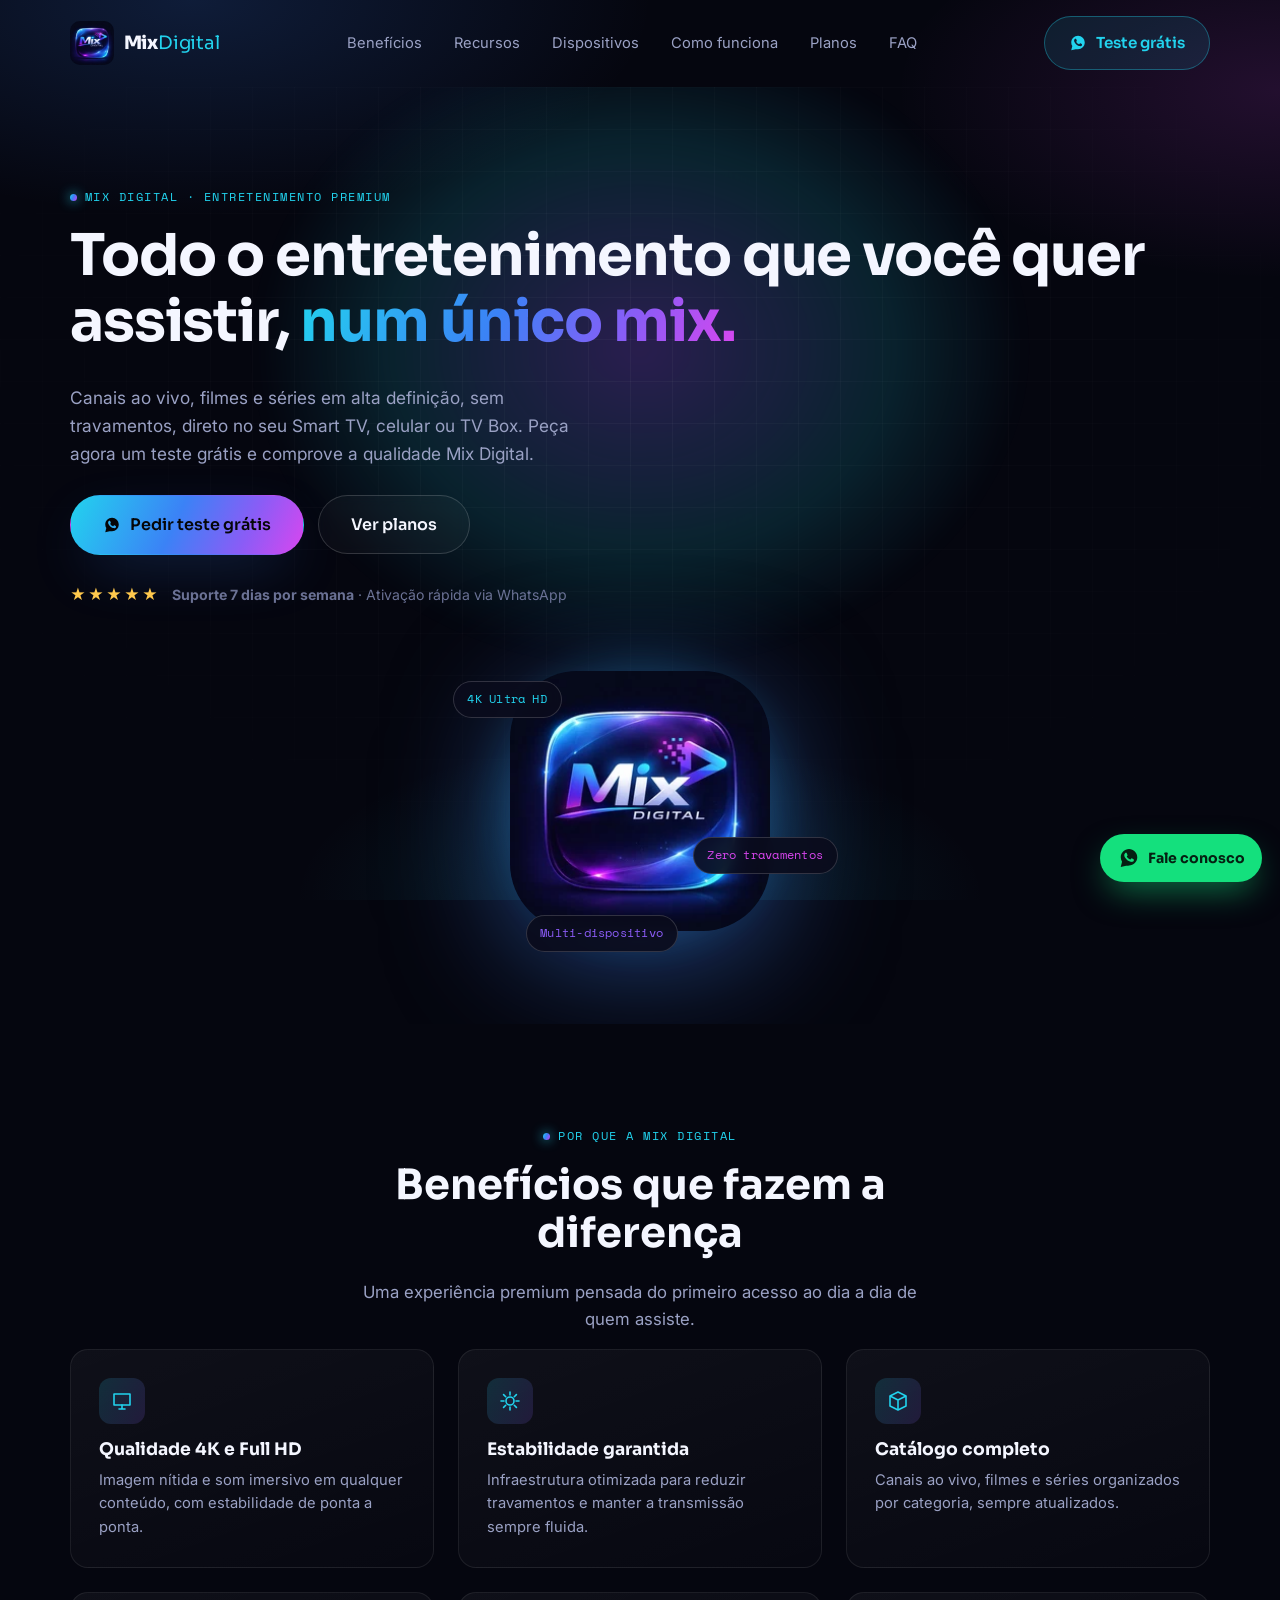
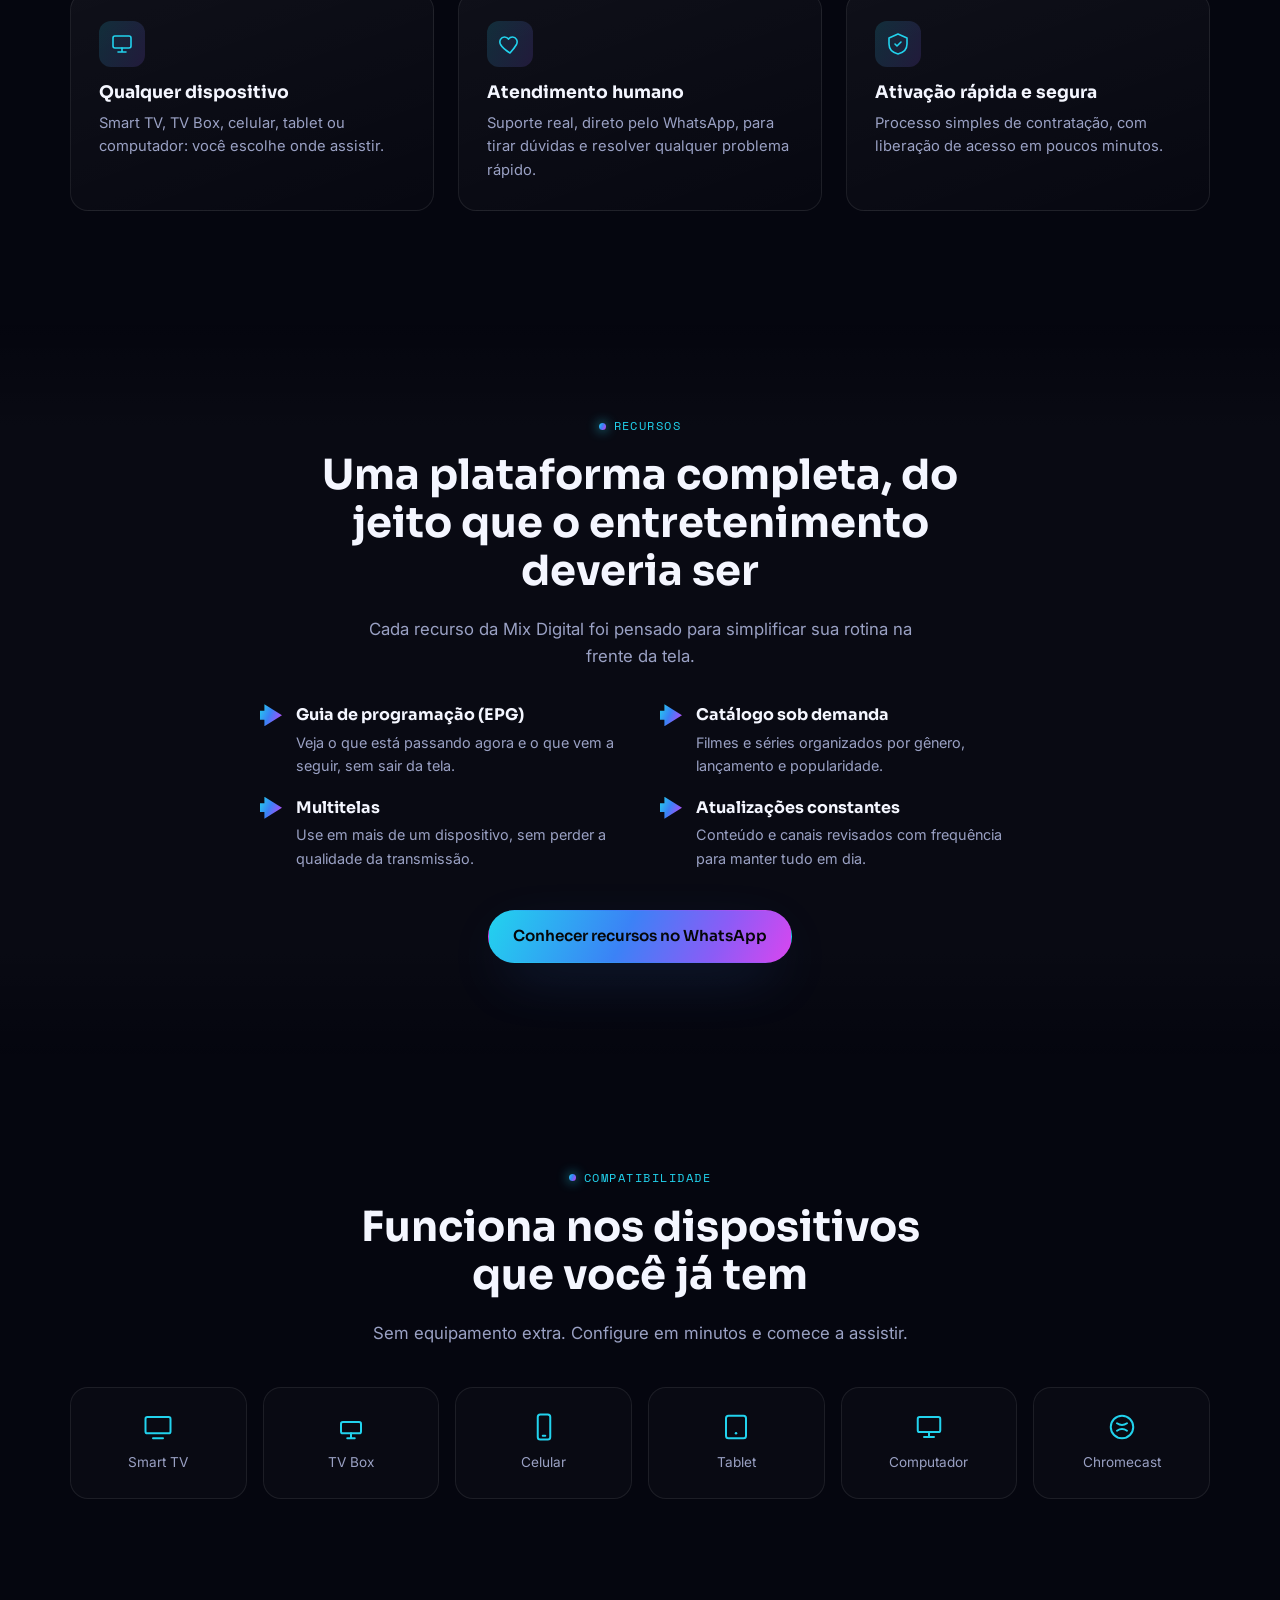
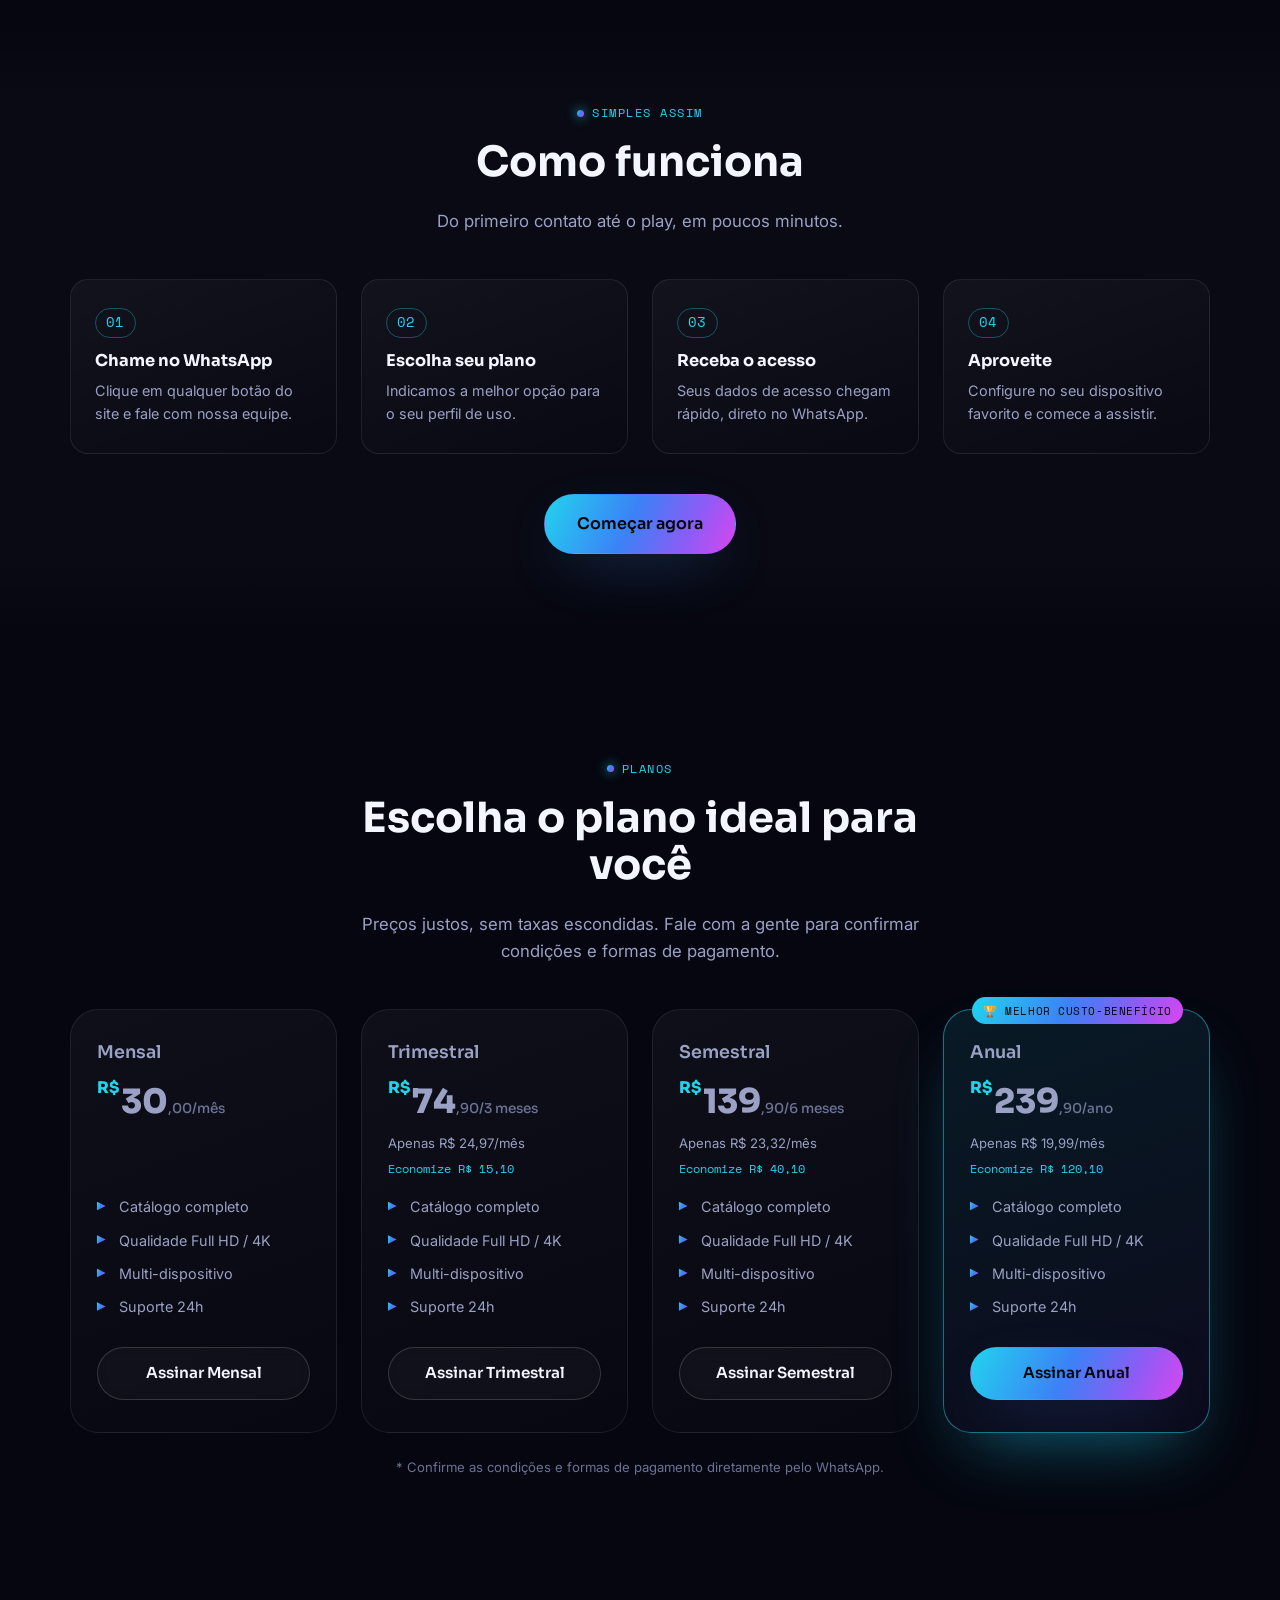
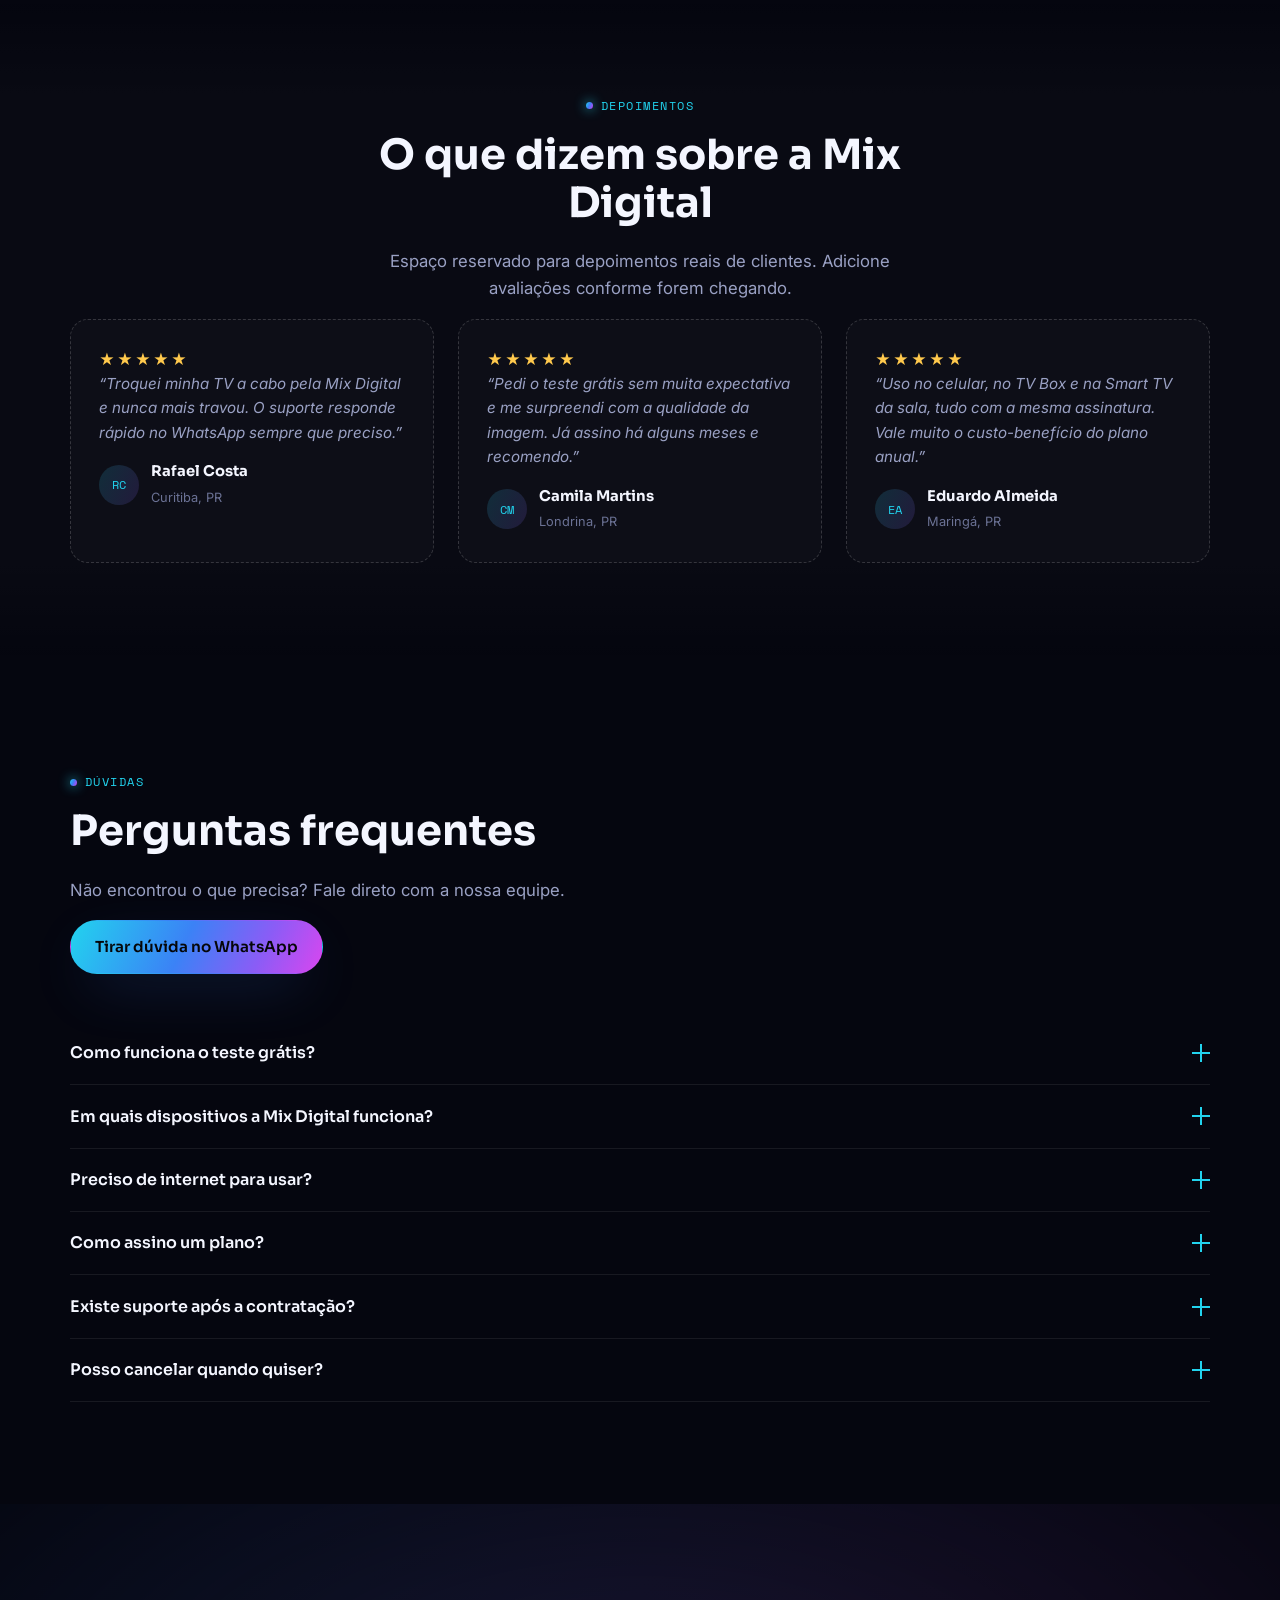
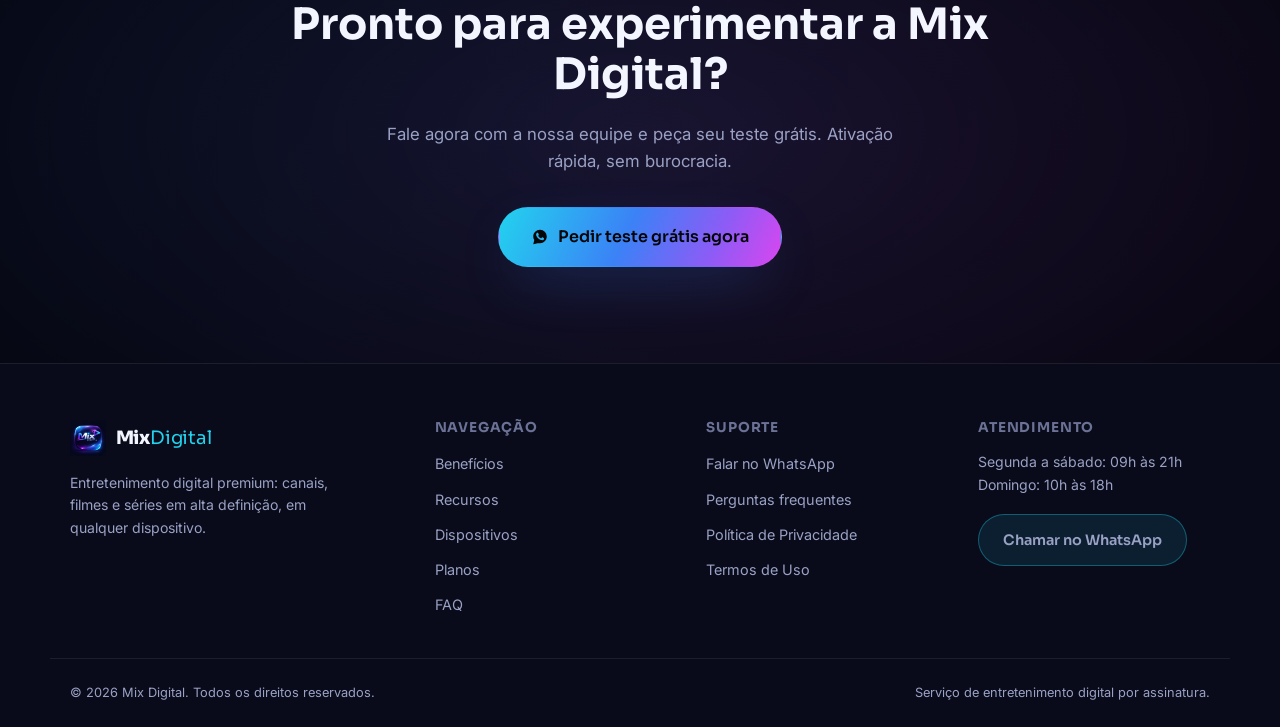
<file: index.html>
<!DOCTYPE html>
<html lang="pt-BR">
<head>
<meta charset="UTF-8">
<meta name="viewport" content="width=device-width, initial-scale=1.0, viewport-fit=cover">

<!-- ============================================================
     SEO — Meta Title / Description
     Edite os textos abaixo para ajustar o SEO da página.
============================================================ -->
<title>Mix Digital — Entretenimento Digital Premium | Peça seu Teste Grátis</title>
<meta name="description" content="Mix Digital: entretenimento digital premium com milhares de canais, filmes e séries em alta definição. Compatível com Smart TV, TV Box e celular. Peça seu teste grátis agora pelo WhatsApp.">
<meta name="robots" content="index, follow, max-image-preview:large, max-snippet:-1">
<meta name="author" content="Mix Digital">
<link rel="canonical" href="https://www.mixdigital.com.br/">

<!-- Open Graph -->
<meta property="og:type" content="website">
<meta property="og:site_name" content="Mix Digital">
<meta property="og:title" content="Mix Digital — Entretenimento Digital Premium">
<meta property="og:description" content="Milhares de canais, filmes e séries em alta definição, em qualquer dispositivo. Peça seu teste grátis pelo WhatsApp e experimente a Mix Digital.">
<meta property="og:image" content="https://www.mixdigital.com.br/logo-256.webp">
<meta property="og:locale" content="pt_BR">
<meta property="og:url" content="https://www.mixdigital.com.br/">

<!-- Twitter Card -->
<meta name="twitter:card" content="summary_large_image">
<meta name="twitter:title" content="Mix Digital — Entretenimento Digital Premium">
<meta name="twitter:description" content="Milhares de canais, filmes e séries em alta definição, em qualquer dispositivo. Peça seu teste grátis pelo WhatsApp.">
<meta name="twitter:image" content="https://www.mixdigital.com.br/logo-256.webp">

<!-- Theme / Icons -->
<meta name="theme-color" content="#05060f">
<link rel="icon" type="image/png" href="favicon-32.png">
<link rel="apple-touch-icon" href="apple-touch-icon.png">

<!-- Preconnect para performance de fontes -->
<link rel="preconnect" href="https://fonts.googleapis.com">
<link rel="preconnect" href="https://fonts.gstatic.com" crossorigin>
<link href="https://fonts.googleapis.com/css2?family=Sora:wght@400;600;700;800&family=Inter:wght@400;500;600;700&family=Space+Mono:wght@400;700&display=swap" rel="stylesheet">

<!-- Folha de estilos própria -->
<link rel="stylesheet" href="style.css">

<!-- ============================================================
     SEO — Schema Markup (JSON-LD)
     Organization + FAQPage. Edite telefone/endereço se necessário.
============================================================ -->
<script type="application/ld+json">
{
  "@context": "https://schema.org",
  "@type": "Organization",
  "name": "Mix Digital",
  "url": "https://www.mixdigital.com.br/",
  "logo": "https://www.mixdigital.com.br/logo-256.webp",
  "description": "Plataforma de entretenimento digital premium com canais, filmes e séries em alta definição.",
  "contactPoint": {
    "@type": "ContactPoint",
    "contactType": "customer service",
    "areaServed": "BR",
    "availableLanguage": "Portuguese"
  },
  "sameAs": []
}
</script>
<script type="application/ld+json">
{
  "@context": "https://schema.org",
  "@type": "FAQPage",
  "mainEntity": [
    {
      "@type": "Question",
      "name": "Como funciona o teste grátis da Mix Digital?",
      "acceptedAnswer": { "@type": "Answer", "text": "Basta clicar em qualquer botão do WhatsApp no site. Nossa equipe libera um acesso de demonstração para você avaliar a qualidade e a estabilidade antes de contratar." }
    },
    {
      "@type": "Question",
      "name": "Em quais dispositivos a Mix Digital funciona?",
      "acceptedAnswer": { "@type": "Answer", "text": "A plataforma funciona em Smart TVs, TV Box, celulares Android e iOS, tablets, computadores e Chromecast." }
    },
    {
      "@type": "Question",
      "name": "Preciso de internet para usar a Mix Digital?",
      "acceptedAnswer": { "@type": "Answer", "text": "Sim, é necessária uma conexão estável com a internet. Recomendamos ao menos 15 Mbps para conteúdo em alta definição." }
    },
    {
      "@type": "Question",
      "name": "Como faço para assinar um plano?",
      "acceptedAnswer": { "@type": "Answer", "text": "Escolha o plano ideal para você e fale com nossa equipe pelo WhatsApp. A liberação do acesso é feita rapidamente após a confirmação." }
    }
  ]
}
</script>
</head>
<body>

<!-- ============================================================
     BOTÃO FLUTUANTE DE WHATSAPP (fixo, sempre visível)
============================================================ -->
<a href="#" class="whatsapp-float js-whatsapp" target="_blank" rel="noopener" aria-label="Falar com a Mix Digital no WhatsApp">
  <svg viewBox="0 0 32 32" aria-hidden="true" focusable="false"><path d="M16.02 3C9.4 3 4 8.38 4 15c0 2.36.68 4.56 1.87 6.42L4 29l7.77-1.83A11.9 11.9 0 0 0 16.02 27C22.63 27 28 21.62 28 15S22.63 3 16.02 3Zm6.98 16.9c-.3.83-1.7 1.6-2.36 1.68-.6.08-1.36.11-2.2-.14-.5-.15-1.15-.37-1.98-.72-3.48-1.5-5.75-5-5.93-5.24-.17-.24-1.42-1.9-1.42-3.62s.9-2.57 1.22-2.92c.32-.35.7-.44.93-.44.24 0 .47.01.68.01.22 0 .5-.08.79.6.3.7 1 2.42 1.08 2.6.09.17.14.37.03.6-.1.24-.16.38-.32.58-.16.2-.34.44-.48.6-.16.17-.33.36-.14.7.19.35.86 1.42 1.85 2.3 1.27 1.13 2.34 1.49 2.68 1.65.35.17.55.14.75-.08.2-.24.86-1 1.09-1.34.23-.35.46-.28.77-.17.32.1 2.03.96 2.38 1.13.35.17.58.26.66.4.1.17.1.95-.2 1.78Z"/></svg>
  <span>Fale conosco</span>
</a>

<!-- ============================================================
     CABEÇALHO / NAVEGAÇÃO
============================================================ -->
<header class="site-header js-header" id="topo">
  <div class="container header-row">
    <a href="#topo" class="brand" aria-label="Mix Digital — página inicial">
      <img src="logo-256.webp" width="44" height="44" alt="Logotipo Mix Digital" class="brand-logo">
      <span class="brand-name">Mix<em>Digital</em></span>
    </a>

    <nav class="nav js-nav" aria-label="Navegação principal">
      <ul>
        <li><a href="#beneficios">Benefícios</a></li>
        <li><a href="#recursos">Recursos</a></li>
        <li><a href="#dispositivos">Dispositivos</a></li>
        <li><a href="#como-funciona">Como funciona</a></li>
        <li><a href="#planos">Planos</a></li>
        <li><a href="#faq">FAQ</a></li>
      </ul>
    </nav>

    <div class="header-cta">
      <a href="#" class="btn btn-whatsapp js-whatsapp" data-msg="Olá! Quero pedir meu teste grátis da Mix Digital." target="_blank" rel="noopener">
        <svg viewBox="0 0 32 32" aria-hidden="true" focusable="false"><path d="M16.02 3C9.4 3 4 8.38 4 15c0 2.36.68 4.56 1.87 6.42L4 29l7.77-1.83A11.9 11.9 0 0 0 16.02 27C22.63 27 28 21.62 28 15S22.63 3 16.02 3Zm6.98 16.9c-.3.83-1.7 1.6-2.36 1.68-.6.08-1.36.11-2.2-.14-.5-.15-1.15-.37-1.98-.72-3.48-1.5-5.75-5-5.93-5.24-.17-.24-1.42-1.9-1.42-3.62s.9-2.57 1.22-2.92c.32-.35.7-.44.93-.44.24 0 .47.01.68.01.22 0 .5-.08.79.6.3.7 1 2.42 1.08 2.6.09.17.14.37.03.6-.1.24-.16.38-.32.58-.16.2-.34.44-.48.6-.16.17-.33.36-.14.7.19.35.86 1.42 1.85 2.3 1.27 1.13 2.34 1.49 2.68 1.65.35.17.55.14.75-.08.2-.24.86-1 1.09-1.34.23-.35.46-.28.77-.17.32.1 2.03.96 2.38 1.13.35.17.58.26.66.4.1.17.1.95-.2 1.78Z"/></svg>
        Teste grátis
      </a>
    </div>

    <button class="nav-toggle js-nav-toggle" aria-label="Abrir menu" aria-expanded="false" aria-controls="menu-mobile">
      <span></span><span></span><span></span>
    </button>
  </div>

  <!-- Menu mobile -->
  <nav id="menu-mobile" class="nav-mobile js-nav-mobile" aria-label="Navegação mobile">
    <ul>
      <li><a href="#beneficios">Benefícios</a></li>
      <li><a href="#recursos">Recursos</a></li>
      <li><a href="#dispositivos">Dispositivos</a></li>
      <li><a href="#como-funciona">Como funciona</a></li>
      <li><a href="#planos">Planos</a></li>
      <li><a href="#depoimentos">Depoimentos</a></li>
      <li><a href="#faq">FAQ</a></li>
    </ul>
    <a href="#" class="btn btn-whatsapp btn-block js-whatsapp" data-msg="Olá! Quero pedir meu teste grátis da Mix Digital." target="_blank" rel="noopener">Pedir teste grátis</a>
  </nav>
</header>

<main>

  <!-- ============================================================
       HERO
  ============================================================ -->
  <section class="hero" id="hero">
    <div class="hero-glow" aria-hidden="true"></div>
    <div class="hero-grid" aria-hidden="true"></div>
    <div class="container hero-row">
      <div class="hero-copy reveal">
        <p class="eyebrow"><span class="eyebrow-dot"></span>Mix Digital · Entretenimento premium</p>
        <h1 class="hero-title">Todo o entretenimento que você quer assistir, <span class="grad-text">num único mix.</span></h1>
        <p class="hero-subtitle">Canais ao vivo, filmes e séries em alta definição, sem travamentos, direto no seu Smart TV, celular ou TV Box. Peça agora um teste grátis e comprove a qualidade Mix Digital.</p>

        <div class="hero-actions">
          <a href="#" class="btn btn-primary btn-lg js-whatsapp" data-msg="Olá! Quero pedir meu teste grátis da Mix Digital." target="_blank" rel="noopener">
            <svg viewBox="0 0 32 32" aria-hidden="true" focusable="false"><path d="M16.02 3C9.4 3 4 8.38 4 15c0 2.36.68 4.56 1.87 6.42L4 29l7.77-1.83A11.9 11.9 0 0 0 16.02 27C22.63 27 28 21.62 28 15S22.63 3 16.02 3Zm6.98 16.9c-.3.83-1.7 1.6-2.36 1.68-.6.08-1.36.11-2.2-.14-.5-.15-1.15-.37-1.98-.72-3.48-1.5-5.75-5-5.93-5.24-.17-.24-1.42-1.9-1.42-3.62s.9-2.57 1.22-2.92c.32-.35.7-.44.93-.44.24 0 .47.01.68.01.22 0 .5-.08.79.6.3.7 1 2.42 1.08 2.6.09.17.14.37.03.6-.1.24-.16.38-.32.58-.16.2-.34.44-.48.6-.16.17-.33.36-.14.7.19.35.86 1.42 1.85 2.3 1.27 1.13 2.34 1.49 2.68 1.65.35.17.55.14.75-.08.2-.24.86-1 1.09-1.34.23-.35.46-.28.77-.17.32.1 2.03.96 2.38 1.13.35.17.58.26.66.4.1.17.1.95-.2 1.78Z"/></svg>
            Pedir teste grátis
          </a>
          <a href="#planos" class="btn btn-ghost btn-lg">Ver planos</a>
        </div>

        <div class="hero-trust">
          <div class="stars" aria-hidden="true">★★★★★</div>
          <p><strong>Suporte 7 dias por semana</strong> · Ativação rápida via WhatsApp</p>
        </div>
      </div>

      <div class="hero-visual reveal" aria-hidden="true">
        <div class="logo-showcase">
          <div class="logo-glow" aria-hidden="true"></div>
          <img src="logo-256.webp" width="240" height="240" alt="Mix Digital" loading="eager" class="logo-showcase-img">

          <div class="orb-chip chip-a">4K Ultra HD</div>
          <div class="orb-chip chip-b">Zero travamentos</div>
          <div class="orb-chip chip-c">Multi-dispositivo</div>
        </div>
      </div>
    </div>
  </section>

  <!-- ============================================================
       BENEFÍCIOS
  ============================================================ -->
  <section class="section" id="beneficios">
    <div class="container">
      <p class="eyebrow center"><span class="eyebrow-dot"></span>Por que a Mix Digital</p>
      <h2 class="section-title center">Benefícios que fazem a diferença</h2>
      <p class="section-subtitle center">Uma experiência premium pensada do primeiro acesso ao dia a dia de quem assiste.</p>

      <div class="grid grid-3">
        <article class="card reveal">
          <div class="card-icon">
            <svg viewBox="0 0 24 24" fill="none" aria-hidden="true"><path d="M4 5h16v11H4z" stroke="currentColor" stroke-width="1.6" stroke-linejoin="round"/><path d="M9 20h6M12 16v4" stroke="currentColor" stroke-width="1.6" stroke-linecap="round"/></svg>
          </div>
          <h3>Qualidade 4K e Full HD</h3>
          <p>Imagem nítida e som imersivo em qualquer conteúdo, com estabilidade de ponta a ponta.</p>
        </article>

        <article class="card reveal">
          <div class="card-icon">
            <svg viewBox="0 0 24 24" fill="none" aria-hidden="true"><path d="M12 3v3M12 18v3M3 12h3M18 12h3M5.6 5.6l2.1 2.1M16.3 16.3l2.1 2.1M18.4 5.6l-2.1 2.1M7.7 16.3l-2.1 2.1" stroke="currentColor" stroke-width="1.6" stroke-linecap="round"/><circle cx="12" cy="12" r="4" stroke="currentColor" stroke-width="1.6"/></svg>
          </div>
          <h3>Estabilidade garantida</h3>
          <p>Infraestrutura otimizada para reduzir travamentos e manter a transmissão sempre fluida.</p>
        </article>

        <article class="card reveal">
          <div class="card-icon">
            <svg viewBox="0 0 24 24" fill="none" aria-hidden="true"><path d="M4 17V7l8-4 8 4v10l-8 4-8-4Z" stroke="currentColor" stroke-width="1.6" stroke-linejoin="round"/><path d="M4 7l8 4 8-4M12 11v10" stroke="currentColor" stroke-width="1.6" stroke-linejoin="round"/></svg>
          </div>
          <h3>Catálogo completo</h3>
          <p>Canais ao vivo, filmes e séries organizados por categoria, sempre atualizados.</p>
        </article>

        <article class="card reveal">
          <div class="card-icon">
            <svg viewBox="0 0 24 24" fill="none" aria-hidden="true"><rect x="3" y="4" width="18" height="12" rx="2" stroke="currentColor" stroke-width="1.6"/><path d="M8 20h8M12 16v4" stroke="currentColor" stroke-width="1.6" stroke-linecap="round"/></svg>
          </div>
          <h3>Qualquer dispositivo</h3>
          <p>Smart TV, TV Box, celular, tablet ou computador: você escolhe onde assistir.</p>
        </article>

        <article class="card reveal">
          <div class="card-icon">
            <svg viewBox="0 0 24 24" fill="none" aria-hidden="true"><path d="M12 21s-7-4.35-9.5-8.5C.7 8.6 3 5 6.5 5c1.9 0 3.3 1 4 2.2C11.2 6 12.6 5 14.5 5 18 5 20.3 8.6 18.5 12.5 16 16.65 12 21 12 21Z" stroke="currentColor" stroke-width="1.6" stroke-linejoin="round"/></svg>
          </div>
          <h3>Atendimento humano</h3>
          <p>Suporte real, direto pelo WhatsApp, para tirar dúvidas e resolver qualquer problema rápido.</p>
        </article>

        <article class="card reveal">
          <div class="card-icon">
            <svg viewBox="0 0 24 24" fill="none" aria-hidden="true"><path d="M12 2 3 6v6c0 5 3.8 8.7 9 10 5.2-1.3 9-5 9-10V6l-9-4Z" stroke="currentColor" stroke-width="1.6" stroke-linejoin="round"/><path d="m9 12 2 2 4-4" stroke="currentColor" stroke-width="1.6" stroke-linecap="round" stroke-linejoin="round"/></svg>
          </div>
          <h3>Ativação rápida e segura</h3>
          <p>Processo simples de contratação, com liberação de acesso em poucos minutos.</p>
        </article>
      </div>
    </div>
  </section>

  <!-- ============================================================
       RECURSOS DA PLATAFORMA
  ============================================================ -->
  <section class="section section-alt" id="recursos">
    <div class="container">
      <p class="eyebrow center"><span class="eyebrow-dot"></span>Recursos</p>
      <h2 class="section-title center">Uma plataforma completa, do jeito que o entretenimento deveria ser</h2>
      <p class="section-subtitle center">Cada recurso da Mix Digital foi pensado para simplificar sua rotina na frente da tela.</p>

      <ul class="feature-list feature-list-grid">
        <li><span class="feature-arrow" aria-hidden="true"></span><div><strong>Guia de programação (EPG)</strong><p>Veja o que está passando agora e o que vem a seguir, sem sair da tela.</p></div></li>
        <li><span class="feature-arrow" aria-hidden="true"></span><div><strong>Catálogo sob demanda</strong><p>Filmes e séries organizados por gênero, lançamento e popularidade.</p></div></li>
        <li><span class="feature-arrow" aria-hidden="true"></span><div><strong>Multitelas</strong><p>Use em mais de um dispositivo, sem perder a qualidade da transmissão.</p></div></li>
        <li><span class="feature-arrow" aria-hidden="true"></span><div><strong>Atualizações constantes</strong><p>Conteúdo e canais revisados com frequência para manter tudo em dia.</p></div></li>
      </ul>

      <div class="center" style="margin-top:2.5rem;">
        <a href="#" class="btn btn-primary js-whatsapp" data-msg="Olá! Quero saber mais sobre os recursos da Mix Digital." target="_blank" rel="noopener">Conhecer recursos no WhatsApp</a>
      </div>
    </div>
  </section>

  <!-- ============================================================
       COMPATIBILIDADE DE DISPOSITIVOS
  ============================================================ -->
  <section class="section" id="dispositivos">
    <div class="container">
      <p class="eyebrow center"><span class="eyebrow-dot"></span>Compatibilidade</p>
      <h2 class="section-title center">Funciona nos dispositivos que você já tem</h2>
      <p class="section-subtitle center">Sem equipamento extra. Configure em minutos e comece a assistir.</p>

      <div class="device-grid">
        <div class="device-chip reveal">
          <svg viewBox="0 0 24 24" fill="none" aria-hidden="true"><rect x="2" y="4" width="20" height="13" rx="1.5" stroke="currentColor" stroke-width="1.6"/><path d="M8 21h8" stroke="currentColor" stroke-width="1.6" stroke-linecap="round"/></svg>
          <span>Smart TV</span>
        </div>
        <div class="device-chip reveal">
          <svg viewBox="0 0 24 24" fill="none" aria-hidden="true"><rect x="4" y="8" width="16" height="9" rx="1.5" stroke="currentColor" stroke-width="1.6"/><path d="M9 21h6M12 17v4" stroke="currentColor" stroke-width="1.6" stroke-linecap="round"/></svg>
          <span>TV Box</span>
        </div>
        <div class="device-chip reveal">
          <svg viewBox="0 0 24 24" fill="none" aria-hidden="true"><rect x="7" y="2" width="10" height="20" rx="2" stroke="currentColor" stroke-width="1.6"/><path d="M11 19h2" stroke="currentColor" stroke-width="1.6" stroke-linecap="round"/></svg>
          <span>Celular</span>
        </div>
        <div class="device-chip reveal">
          <svg viewBox="0 0 24 24" fill="none" aria-hidden="true"><rect x="4" y="3" width="16" height="18" rx="2" stroke="currentColor" stroke-width="1.6"/><path d="M12 17h.01" stroke="currentColor" stroke-width="2" stroke-linecap="round"/></svg>
          <span>Tablet</span>
        </div>
        <div class="device-chip reveal">
          <svg viewBox="0 0 24 24" fill="none" aria-hidden="true"><rect x="3" y="4" width="18" height="12" rx="1.5" stroke="currentColor" stroke-width="1.6"/><path d="M8 20h8M12 16v4" stroke="currentColor" stroke-width="1.6" stroke-linecap="round"/></svg>
          <span>Computador</span>
        </div>
        <div class="device-chip reveal">
          <svg viewBox="0 0 24 24" fill="none" aria-hidden="true"><circle cx="12" cy="12" r="9" stroke="currentColor" stroke-width="1.6"/><path d="M8 9c3 2 5 2 8 0M8 15c3-2 5-2 8 0" stroke="currentColor" stroke-width="1.6" stroke-linecap="round"/></svg>
          <span>Chromecast</span>
        </div>
      </div>
    </div>
  </section>

  <!-- ============================================================
       COMO FUNCIONA
  ============================================================ -->
  <section class="section section-alt" id="como-funciona">
    <div class="container">
      <p class="eyebrow center"><span class="eyebrow-dot"></span>Simples assim</p>
      <h2 class="section-title center">Como funciona</h2>
      <p class="section-subtitle center">Do primeiro contato até o play, em poucos minutos.</p>

      <div class="steps">
        <div class="step reveal">
          <span class="step-num">01</span>
          <h3>Chame no WhatsApp</h3>
          <p>Clique em qualquer botão do site e fale com nossa equipe.</p>
        </div>
        <div class="step reveal">
          <span class="step-num">02</span>
          <h3>Escolha seu plano</h3>
          <p>Indicamos a melhor opção para o seu perfil de uso.</p>
        </div>
        <div class="step reveal">
          <span class="step-num">03</span>
          <h3>Receba o acesso</h3>
          <p>Seus dados de acesso chegam rápido, direto no WhatsApp.</p>
        </div>
        <div class="step reveal">
          <span class="step-num">04</span>
          <h3>Aproveite</h3>
          <p>Configure no seu dispositivo favorito e comece a assistir.</p>
        </div>
      </div>

      <div class="center" style="margin-top:2.5rem;">
        <a href="#" class="btn btn-primary btn-lg js-whatsapp" data-msg="Olá! Quero começar agora com a Mix Digital." target="_blank" rel="noopener">Começar agora</a>
      </div>
    </div>
  </section>

  <!-- ============================================================
       PLANOS
       Edite valores e itens conforme sua tabela de preços real.
  ============================================================ -->
  <section class="section" id="planos">
    <div class="container">
      <p class="eyebrow center"><span class="eyebrow-dot"></span>Planos</p>
      <h2 class="section-title center">Escolha o plano ideal para você</h2>
      <p class="section-subtitle center">Preços justos, sem taxas escondidas. Fale com a gente para confirmar condições e formas de pagamento.</p>

      <div class="grid grid-4 plans">
        <article class="plan-card reveal">
          <h3>Mensal</h3>
          <p class="plan-price"><span>R$</span>30<small>,00/mês</small></p>
          <p class="plan-per-month" aria-hidden="true">&nbsp;</p>
          <p class="plan-savings" aria-hidden="true">&nbsp;</p>
          <ul class="plan-features">
            <li>Catálogo completo</li>
            <li>Qualidade Full HD / 4K</li>
            <li>Multi-dispositivo</li>
            <li>Suporte 24h</li>
          </ul>
          <a href="#" class="btn btn-ghost btn-block js-whatsapp" data-msg="Olá! Quero assinar o plano Mensal da Mix Digital." target="_blank" rel="noopener">Assinar Mensal</a>
        </article>

        <article class="plan-card reveal">
          <h3>Trimestral</h3>
          <p class="plan-price"><span>R$</span>74<small>,90/3 meses</small></p>
          <p class="plan-per-month">Apenas R$ 24,97/mês</p>
          <p class="plan-savings">Economize R$ 15,10</p>
          <ul class="plan-features">
            <li>Catálogo completo</li>
            <li>Qualidade Full HD / 4K</li>
            <li>Multi-dispositivo</li>
            <li>Suporte 24h</li>
          </ul>
          <a href="#" class="btn btn-ghost btn-block js-whatsapp" data-msg="Olá! Quero assinar o plano Trimestral da Mix Digital." target="_blank" rel="noopener">Assinar Trimestral</a>
        </article>

        <article class="plan-card reveal">
          <h3>Semestral</h3>
          <p class="plan-price"><span>R$</span>139<small>,90/6 meses</small></p>
          <p class="plan-per-month">Apenas R$ 23,32/mês</p>
          <p class="plan-savings">Economize R$ 40,10</p>
          <ul class="plan-features">
            <li>Catálogo completo</li>
            <li>Qualidade Full HD / 4K</li>
            <li>Multi-dispositivo</li>
            <li>Suporte 24h</li>
          </ul>
          <a href="#" class="btn btn-ghost btn-block js-whatsapp" data-msg="Olá! Quero assinar o plano Semestral da Mix Digital." target="_blank" rel="noopener">Assinar Semestral</a>
        </article>

        <article class="plan-card plan-featured reveal">
          <p class="plan-badge">🏆 Melhor custo-benefício</p>
          <h3>Anual</h3>
          <p class="plan-price"><span>R$</span>239<small>,90/ano</small></p>
          <p class="plan-per-month">Apenas R$ 19,99/mês</p>
          <p class="plan-savings">Economize R$ 120,10</p>
          <ul class="plan-features">
            <li>Catálogo completo</li>
            <li>Qualidade Full HD / 4K</li>
            <li>Multi-dispositivo</li>
            <li>Suporte 24h</li>
          </ul>
          <a href="#" class="btn btn-primary btn-block js-whatsapp" data-msg="Olá! Quero assinar o plano Anual da Mix Digital." target="_blank" rel="noopener">Assinar Anual</a>
        </article>
      </div>
      <p class="plans-note">* Confirme as condições e formas de pagamento diretamente pelo WhatsApp.</p>
    </div>
  </section>

  <!-- ============================================================
       DEPOIMENTOS
       Layout pronto para receber depoimentos reais no futuro.
       Basta duplicar um .testimonial-card e trocar o conteúdo.
  ============================================================ -->
  <section class="section section-alt" id="depoimentos">
    <div class="container">
      <p class="eyebrow center"><span class="eyebrow-dot"></span>Depoimentos</p>
      <h2 class="section-title center">O que dizem sobre a Mix Digital</h2>
      <p class="section-subtitle center">Espaço reservado para depoimentos reais de clientes. Adicione avaliações conforme forem chegando.</p>

      <div class="grid grid-3">
        <article class="testimonial-card reveal">
          <div class="stars" aria-hidden="true">★★★★★</div>
          <p class="testimonial-quote">“Troquei minha TV a cabo pela Mix Digital e nunca mais travou. O suporte responde rápido no WhatsApp sempre que preciso.”</p>
          <div class="testimonial-author">
            <div class="avatar">RC</div>
            <div>
              <strong>Rafael Costa</strong>
              <span>Curitiba, PR</span>
            </div>
          </div>
        </article>

        <article class="testimonial-card reveal">
          <div class="stars" aria-hidden="true">★★★★★</div>
          <p class="testimonial-quote">“Pedi o teste grátis sem muita expectativa e me surpreendi com a qualidade da imagem. Já assino há alguns meses e recomendo.”</p>
          <div class="testimonial-author">
            <div class="avatar">CM</div>
            <div>
              <strong>Camila Martins</strong>
              <span>Londrina, PR</span>
            </div>
          </div>
        </article>

        <article class="testimonial-card reveal">
          <div class="stars" aria-hidden="true">★★★★★</div>
          <p class="testimonial-quote">“Uso no celular, no TV Box e na Smart TV da sala, tudo com a mesma assinatura. Vale muito o custo-benefício do plano anual.”</p>
          <div class="testimonial-author">
            <div class="avatar">EA</div>
            <div>
              <strong>Eduardo Almeida</strong>
              <span>Maringá, PR</span>
            </div>
          </div>
        </article>
      </div>
    </div>
  </section>

  <!-- ============================================================
       FAQ
  ============================================================ -->
  <section class="section" id="faq">
    <div class="container faq-row">
      <div class="faq-intro reveal">
        <p class="eyebrow"><span class="eyebrow-dot"></span>Dúvidas</p>
        <h2 class="section-title">Perguntas frequentes</h2>
        <p class="section-subtitle">Não encontrou o que precisa? Fale direto com a nossa equipe.</p>
        <a href="#" class="btn btn-primary js-whatsapp" data-msg="Olá! Tenho uma dúvida sobre a Mix Digital." target="_blank" rel="noopener">Tirar dúvida no WhatsApp</a>
      </div>

      <div class="faq-list reveal">
        <div class="faq-item">
          <button class="faq-question" aria-expanded="false">
            Como funciona o teste grátis?
            <span class="faq-icon" aria-hidden="true"></span>
          </button>
          <div class="faq-answer"><p>Basta clicar em qualquer botão do WhatsApp no site. Nossa equipe libera um acesso de demonstração para você avaliar a qualidade e a estabilidade antes de contratar.</p></div>
        </div>
        <div class="faq-item">
          <button class="faq-question" aria-expanded="false">
            Em quais dispositivos a Mix Digital funciona?
            <span class="faq-icon" aria-hidden="true"></span>
          </button>
          <div class="faq-answer"><p>Funciona em Smart TVs, TV Box, celulares Android e iOS, tablets, computadores e Chromecast.</p></div>
        </div>
        <div class="faq-item">
          <button class="faq-question" aria-expanded="false">
            Preciso de internet para usar?
            <span class="faq-icon" aria-hidden="true"></span>
          </button>
          <div class="faq-answer"><p>Sim, é necessária uma conexão estável. Recomendamos ao menos 15 Mbps para conteúdo em alta definição e mais para 4K.</p></div>
        </div>
        <div class="faq-item">
          <button class="faq-question" aria-expanded="false">
            Como assino um plano?
            <span class="faq-icon" aria-hidden="true"></span>
          </button>
          <div class="faq-answer"><p>Escolha o plano ideal na seção de Planos e fale com nossa equipe pelo WhatsApp. A liberação do acesso é feita rapidamente após a confirmação.</p></div>
        </div>
        <div class="faq-item">
          <button class="faq-question" aria-expanded="false">
            Existe suporte após a contratação?
            <span class="faq-icon" aria-hidden="true"></span>
          </button>
          <div class="faq-answer"><p>Sim, nosso suporte está disponível 7 dias por semana pelo WhatsApp para ajudar com configuração e dúvidas.</p></div>
        </div>
        <div class="faq-item">
          <button class="faq-question" aria-expanded="false">
            Posso cancelar quando quiser?
            <span class="faq-icon" aria-hidden="true"></span>
          </button>
          <div class="faq-answer"><p>Sim. Fale com nossa equipe pelo WhatsApp para tratar cancelamento e condições do seu plano.</p></div>
        </div>
      </div>
    </div>
  </section>

  <!-- ============================================================
       CHAMADA FINAL
  ============================================================ -->
  <section class="cta-final">
    <div class="cta-glow" aria-hidden="true"></div>
    <div class="container cta-final-inner reveal">
      <h2>Pronto para experimentar a Mix Digital?</h2>
      <p>Fale agora com a nossa equipe e peça seu teste grátis. Ativação rápida, sem burocracia.</p>
      <a href="#" class="btn btn-primary btn-lg js-whatsapp" data-msg="Olá! Quero pedir meu teste grátis da Mix Digital." target="_blank" rel="noopener">
        <svg viewBox="0 0 32 32" aria-hidden="true" focusable="false"><path d="M16.02 3C9.4 3 4 8.38 4 15c0 2.36.68 4.56 1.87 6.42L4 29l7.77-1.83A11.9 11.9 0 0 0 16.02 27C22.63 27 28 21.62 28 15S22.63 3 16.02 3Zm6.98 16.9c-.3.83-1.7 1.6-2.36 1.68-.6.08-1.36.11-2.2-.14-.5-.15-1.15-.37-1.98-.72-3.48-1.5-5.75-5-5.93-5.24-.17-.24-1.42-1.9-1.42-3.62s.9-2.57 1.22-2.92c.32-.35.7-.44.93-.44.24 0 .47.01.68.01.22 0 .5-.08.79.6.3.7 1 2.42 1.08 2.6.09.17.14.37.03.6-.1.24-.16.38-.32.58-.16.2-.34.44-.48.6-.16.17-.33.36-.14.7.19.35.86 1.42 1.85 2.3 1.27 1.13 2.34 1.49 2.68 1.65.35.17.55.14.75-.08.2-.24.86-1 1.09-1.34.23-.35.46-.28.77-.17.32.1 2.03.96 2.38 1.13.35.17.58.26.66.4.1.17.1.95-.2 1.78Z"/></svg>
        Pedir teste grátis agora
      </a>
    </div>
  </section>

</main>

<!-- ============================================================
     RODAPÉ
============================================================ -->
<footer class="site-footer">
  <div class="container footer-grid">
    <div class="footer-brand">
      <a href="#topo" class="brand">
        <img src="logo-256.webp" width="36" height="36" alt="Logotipo Mix Digital" loading="lazy">
        <span class="brand-name">Mix<em>Digital</em></span>
      </a>
      <p>Entretenimento digital premium: canais, filmes e séries em alta definição, em qualquer dispositivo.</p>
    </div>

    <div class="footer-col">
      <h3>Navegação</h3>
      <ul>
        <li><a href="#beneficios">Benefícios</a></li>
        <li><a href="#recursos">Recursos</a></li>
        <li><a href="#dispositivos">Dispositivos</a></li>
        <li><a href="#planos">Planos</a></li>
        <li><a href="#faq">FAQ</a></li>
      </ul>
    </div>

    <div class="footer-col">
      <h3>Suporte</h3>
      <ul>
        <li><a href="#" class="js-whatsapp" data-msg="Olá! Preciso de suporte da Mix Digital." target="_blank" rel="noopener">Falar no WhatsApp</a></li>
        <li><a href="#faq">Perguntas frequentes</a></li>
        <li><a href="politica-de-privacidade.html">Política de Privacidade</a></li>
        <li><a href="termos-de-uso.html">Termos de Uso</a></li>
      </ul>
    </div>

    <div class="footer-col">
      <h3>Atendimento</h3>
      <p class="footer-hours">Segunda a sábado: 09h às 21h<br>Domingo: 10h às 18h</p>
      <a href="#" class="btn btn-whatsapp js-whatsapp" data-msg="Olá! Quero falar com a Mix Digital." target="_blank" rel="noopener">Chamar no WhatsApp</a>
    </div>
  </div>

  <div class="container footer-bottom">
    <p>© <span class="js-year">2026</span> Mix Digital. Todos os direitos reservados.</p>
    <p class="footer-disclaimer">Serviço de entretenimento digital por assinatura.</p>
  </div>
</footer>

<script src="script.js"></script>
</body>
</html>
</file>
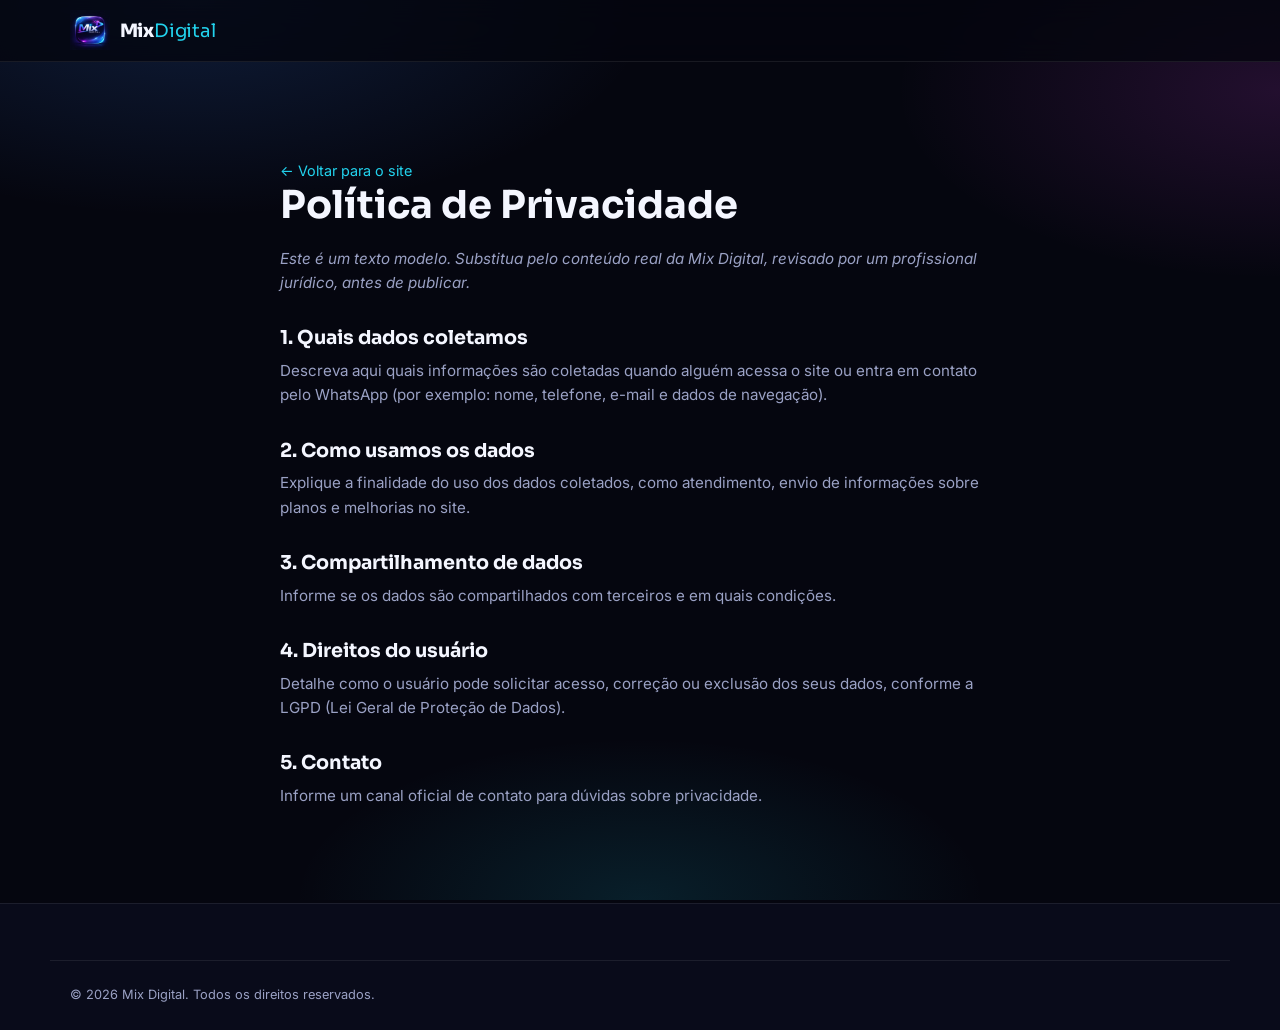
<file: politica-de-privacidade.html>
<!DOCTYPE html>
<html lang="pt-BR">
<head>
<meta charset="UTF-8">
<meta name="viewport" content="width=device-width, initial-scale=1.0">
<title>Política de Privacidade — Mix Digital</title>
<meta name="description" content="Política de Privacidade da Mix Digital.">
<meta name="robots" content="noindex, follow">
<link rel="icon" type="image/png" href="favicon-32.png">
<link rel="preconnect" href="https://fonts.googleapis.com">
<link rel="preconnect" href="https://fonts.gstatic.com" crossorigin>
<link href="https://fonts.googleapis.com/css2?family=Sora:wght@400;600;700;800&family=Inter:wght@400;500;600;700&display=swap" rel="stylesheet">
<link rel="stylesheet" href="style.css">
<style>
  .legal { max-width: 760px; margin: 0 auto; padding: 6rem 1.25rem 5rem; }
  .legal h1 { font-size: clamp(1.8rem, 4vw, 2.4rem); }
  .legal h2 { font-size: 1.2rem; margin-top: 2rem; }
  .legal p, .legal li { color: var(--text-muted); font-size: .95rem; }
  .legal a.back { color: var(--cyan); font-size: .9rem; }
</style>
</head>
<body>
<header class="site-header is-scrolled">
  <div class="container header-row">
    <a href="index.html" class="brand">
      <img src="logo-256.webp" width="40" height="40" alt="Logotipo Mix Digital">
      <span class="brand-name">Mix<em>Digital</em></span>
    </a>
  </div>
</header>

<main class="legal">
  <a href="index.html" class="back">← Voltar para o site</a>
  <h1>Política de Privacidade</h1>
  <p><em>Este é um texto modelo. Substitua pelo conteúdo real da Mix Digital, revisado por um profissional jurídico, antes de publicar.</em></p>

  <h2>1. Quais dados coletamos</h2>
  <p>Descreva aqui quais informações são coletadas quando alguém acessa o site ou entra em contato pelo WhatsApp (por exemplo: nome, telefone, e-mail e dados de navegação).</p>

  <h2>2. Como usamos os dados</h2>
  <p>Explique a finalidade do uso dos dados coletados, como atendimento, envio de informações sobre planos e melhorias no site.</p>

  <h2>3. Compartilhamento de dados</h2>
  <p>Informe se os dados são compartilhados com terceiros e em quais condições.</p>

  <h2>4. Direitos do usuário</h2>
  <p>Detalhe como o usuário pode solicitar acesso, correção ou exclusão dos seus dados, conforme a LGPD (Lei Geral de Proteção de Dados).</p>

  <h2>5. Contato</h2>
  <p>Informe um canal oficial de contato para dúvidas sobre privacidade.</p>
</main>

<footer class="site-footer">
  <div class="container footer-bottom">
    <p>© <span class="js-year">2026</span> Mix Digital. Todos os direitos reservados.</p>
  </div>
</footer>
<script src="script.js"></script>
</body>
</html>
</file>
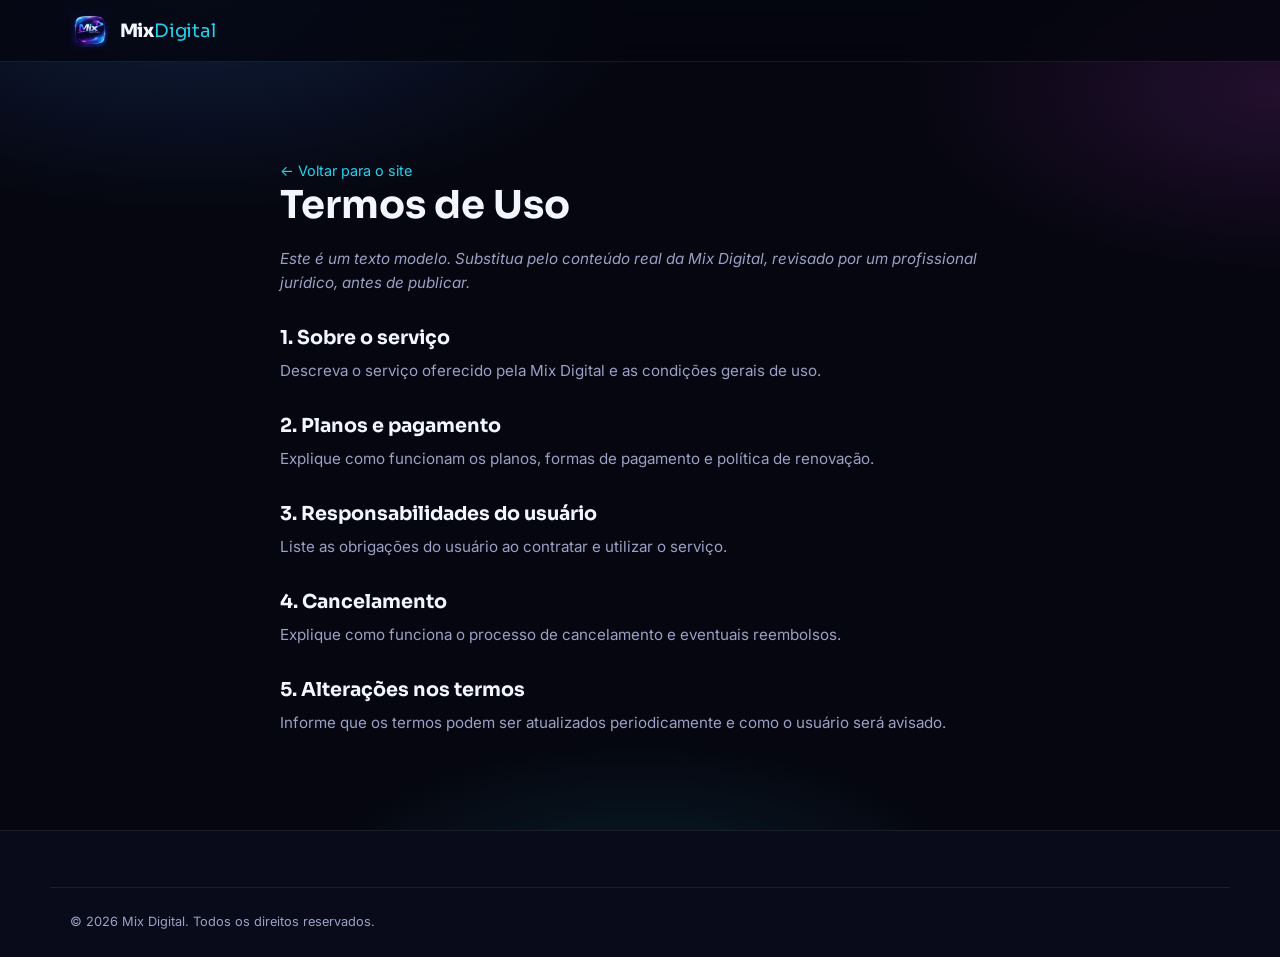
<file: termos-de-uso.html>
<!DOCTYPE html>
<html lang="pt-BR">
<head>
<meta charset="UTF-8">
<meta name="viewport" content="width=device-width, initial-scale=1.0">
<title>Termos de Uso — Mix Digital</title>
<meta name="description" content="Termos de Uso da Mix Digital.">
<meta name="robots" content="noindex, follow">
<link rel="icon" type="image/png" href="favicon-32.png">
<link rel="preconnect" href="https://fonts.googleapis.com">
<link rel="preconnect" href="https://fonts.gstatic.com" crossorigin>
<link href="https://fonts.googleapis.com/css2?family=Sora:wght@400;600;700;800&family=Inter:wght@400;500;600;700&display=swap" rel="stylesheet">
<link rel="stylesheet" href="style.css">
<style>
  .legal { max-width: 760px; margin: 0 auto; padding: 6rem 1.25rem 5rem; }
  .legal h1 { font-size: clamp(1.8rem, 4vw, 2.4rem); }
  .legal h2 { font-size: 1.2rem; margin-top: 2rem; }
  .legal p, .legal li { color: var(--text-muted); font-size: .95rem; }
  .legal a.back { color: var(--cyan); font-size: .9rem; }
</style>
</head>
<body>
<header class="site-header is-scrolled">
  <div class="container header-row">
    <a href="index.html" class="brand">
      <img src="logo-256.webp" width="40" height="40" alt="Logotipo Mix Digital">
      <span class="brand-name">Mix<em>Digital</em></span>
    </a>
  </div>
</header>

<main class="legal">
  <a href="index.html" class="back">← Voltar para o site</a>
  <h1>Termos de Uso</h1>
  <p><em>Este é um texto modelo. Substitua pelo conteúdo real da Mix Digital, revisado por um profissional jurídico, antes de publicar.</em></p>

  <h2>1. Sobre o serviço</h2>
  <p>Descreva o serviço oferecido pela Mix Digital e as condições gerais de uso.</p>

  <h2>2. Planos e pagamento</h2>
  <p>Explique como funcionam os planos, formas de pagamento e política de renovação.</p>

  <h2>3. Responsabilidades do usuário</h2>
  <p>Liste as obrigações do usuário ao contratar e utilizar o serviço.</p>

  <h2>4. Cancelamento</h2>
  <p>Explique como funciona o processo de cancelamento e eventuais reembolsos.</p>

  <h2>5. Alterações nos termos</h2>
  <p>Informe que os termos podem ser atualizados periodicamente e como o usuário será avisado.</p>
</main>

<footer class="site-footer">
  <div class="container footer-bottom">
    <p>© <span class="js-year">2026</span> Mix Digital. Todos os direitos reservados.</p>
  </div>
</footer>
<script src="script.js"></script>
</body>
</html>
</file>
<file: style.css>
/* ================================================================
   MIX DIGITAL — LANDING PAGE
   Folha de estilos organizada por seções. Use Ctrl+F com os
   comentários em MAIÚSCULO para navegar rapidamente.
================================================================ */

/* ---------------------------------------------------------------
   1. TOKENS DE DESIGN (cores, tipografia, espaçamento)
   Baseados na identidade visual da logo Mix Digital.
--------------------------------------------------------------- */
:root {
  /* Cores — paleta extraída da logo */
  --bg:            #05060f;
  --bg-alt:        #090b1a;
  --surface:       #0d1128;
  --surface-2:     #131735;
  --border:        rgba(255, 255, 255, 0.08);
  --border-strong: rgba(255, 255, 255, 0.16);

  --blue:    #3b82f6;
  --cyan:    #22d3ee;
  --violet:  #8b5cf6;
  --magenta: #d946ef;

  --text:        #f4f6ff;
  --text-muted:  #9aa1c4;
  --text-faint:  #6b7295;

  --grad-brand: linear-gradient(115deg, var(--cyan) 0%, var(--blue) 45%, var(--violet) 75%, var(--magenta) 100%);
  --grad-soft:  linear-gradient(115deg, rgba(34,211,238,.16), rgba(139,92,246,.16));

  /* Tipografia */
  --font-display: 'Sora', 'Inter', sans-serif;
  --font-body:    'Inter', sans-serif;
  --font-mono:    'Space Mono', monospace;

  /* Espaçamento / layout */
  --container-w: 1180px;
  --radius-sm: 10px;
  --radius-md: 18px;
  --radius-lg: 28px;

  --shadow-glow: 0 20px 60px -20px rgba(59, 130, 246, .45);
  --transition: .25s ease;
}

/* ---------------------------------------------------------------
   2. RESET / BASE
--------------------------------------------------------------- */
*, *::before, *::after { box-sizing: border-box; }
html { scroll-behavior: smooth; }

@media (prefers-reduced-motion: reduce) {
  html { scroll-behavior: auto; }
  *, *::before, *::after {
    animation-duration: .001ms !important;
    animation-iteration-count: 1 !important;
    transition-duration: .001ms !important;
    scroll-behavior: auto !important;
  }
}

body {
  margin: 0;
  background: var(--bg);
  color: var(--text);
  font-family: var(--font-body);
  font-size: 16px;
  line-height: 1.6;
  -webkit-font-smoothing: antialiased;
  overflow-x: hidden;
}

img { max-width: 100%; height: auto; display: block; }
a { color: inherit; text-decoration: none; }
ul { list-style: none; margin: 0; padding: 0; }
button { font: inherit; background: none; border: none; cursor: pointer; color: inherit; }
h1, h2, h3 { font-family: var(--font-display); margin: 0 0 .5em; line-height: 1.15; font-weight: 700; }
p { margin: 0 0 1em; color: var(--text-muted); }

:focus-visible {
  outline: 2px solid var(--cyan);
  outline-offset: 3px;
  border-radius: 4px;
}

.container {
  width: 100%;
  max-width: var(--container-w);
  margin: 0 auto;
  padding: 0 1.25rem;
}

.center { text-align: center; }

/* Background base: gradientes ambiente sutis + textura de grade */
body::before {
  content: "";
  position: fixed;
  inset: 0;
  z-index: -2;
  background:
    radial-gradient(60% 40% at 15% 0%, rgba(59,130,246,.18), transparent 60%),
    radial-gradient(50% 35% at 100% 10%, rgba(217,70,239,.14), transparent 60%),
    radial-gradient(45% 30% at 50% 100%, rgba(34,211,238,.12), transparent 60%),
    var(--bg);
}

/* ---------------------------------------------------------------
   3. UTILITÁRIOS
--------------------------------------------------------------- */
.grad-text {
  background: var(--grad-brand);
  -webkit-background-clip: text;
  background-clip: text;
  color: transparent;
}

.eyebrow {
  display: inline-flex;
  align-items: center;
  gap: .5rem;
  font-family: var(--font-mono);
  font-size: .78rem;
  letter-spacing: .12em;
  text-transform: uppercase;
  color: var(--cyan);
  margin: 0 0 1rem;
}
.eyebrow.center { display: flex; justify-content: center; width: 100%; }
.eyebrow-dot {
  width: 7px; height: 7px; border-radius: 50%;
  background: var(--grad-brand);
  box-shadow: 0 0 12px var(--cyan);
  flex: none;
}

.section { padding: clamp(4rem, 8vw, 7rem) 0; position: relative; }
.section-alt { background: linear-gradient(180deg, transparent, rgba(255,255,255,.02) 15%, rgba(255,255,255,.02) 85%, transparent); }

.section-title { font-size: clamp(1.8rem, 3.6vw, 2.6rem); }
.section-title.center { max-width: 640px; margin-left: auto; margin-right: auto; }
.section-subtitle { max-width: 560px; font-size: 1.05rem; }
.section-subtitle.center { margin-left: auto; margin-right: auto; }

.grid { display: grid; gap: 1.5rem; }
.grid-3 { grid-template-columns: repeat(3, 1fr); }

@media (max-width: 900px) {
  .grid-3 { grid-template-columns: 1fr; }
}

/* ---------------------------------------------------------------
   4. BOTÕES
--------------------------------------------------------------- */
.btn {
  display: inline-flex;
  align-items: center;
  justify-content: center;
  gap: .55rem;
  padding: .85rem 1.5rem;
  border-radius: 999px;
  font-family: var(--font-display);
  font-weight: 600;
  font-size: .95rem;
  white-space: nowrap;
  transition: transform var(--transition), box-shadow var(--transition), background var(--transition), border-color var(--transition);
  border: 1px solid transparent;
}
.btn svg { width: 18px; height: 18px; fill: currentColor; flex: none; }

.btn-primary {
  background: var(--grad-brand);
  color: #050608;
  box-shadow: var(--shadow-glow);
}
.btn-primary:hover { transform: translateY(-2px); box-shadow: 0 24px 70px -16px rgba(139,92,246,.55); }

.btn-ghost {
  background: rgba(255,255,255,.03);
  color: var(--text);
  border-color: var(--border-strong);
  backdrop-filter: blur(6px);
}
.btn-ghost:hover { border-color: var(--cyan); color: var(--cyan); transform: translateY(-2px); }

.btn-whatsapp {
  background: rgba(34,211,238,.1);
  color: var(--cyan);
  border-color: rgba(34,211,238,.35);
}
.btn-whatsapp:hover { background: rgba(34,211,238,.18); transform: translateY(-2px); }

.btn-lg { padding: 1rem 2rem; font-size: 1rem; }
.btn-block { width: 100%; }

/* ---------------------------------------------------------------
   5. BOTÃO FLUTUANTE DE WHATSAPP
--------------------------------------------------------------- */
.whatsapp-float {
  position: fixed;
  right: 1.1rem;
  bottom: 1.1rem;
  z-index: 60;
  display: flex;
  align-items: center;
  gap: .5rem;
  background: #14e07d;
  color: #052012;
  padding: .8rem 1.1rem;
  border-radius: 999px;
  box-shadow: 0 14px 34px -8px rgba(20,224,125,.55);
  font-family: var(--font-display);
  font-weight: 700;
  font-size: .88rem;
  transition: transform var(--transition);
}
.whatsapp-float svg { width: 22px; height: 22px; fill: #052012; flex: none; }
.whatsapp-float:hover { transform: translateY(-3px) scale(1.03); }
.whatsapp-float span { display: none; }
@media (min-width: 640px) { .whatsapp-float span { display: inline; } }

/* ---------------------------------------------------------------
   6. CABEÇALHO
--------------------------------------------------------------- */
.site-header {
  position: sticky;
  top: 0;
  z-index: 50;
  padding: 1rem 0;
  transition: background var(--transition), border-color var(--transition), padding var(--transition);
  border-bottom: 1px solid transparent;
}
.site-header.is-scrolled {
  background: rgba(5,6,15,.78);
  backdrop-filter: blur(14px);
  border-bottom-color: var(--border);
  padding: .65rem 0;
}

.header-row { display: flex; align-items: center; gap: 1.5rem; }

.brand { display: flex; align-items: center; gap: .6rem; }
.brand-logo { border-radius: 10px; }
.brand-name { font-family: var(--font-display); font-weight: 800; font-size: 1.15rem; letter-spacing: -.01em; }
.brand-name em { font-style: normal; font-weight: 400; color: var(--cyan); }

.nav { flex: 1; display: none; }
.nav ul { display: flex; justify-content: center; gap: 2rem; }
.nav a { font-size: .92rem; color: var(--text-muted); transition: color var(--transition); }
.nav a:hover { color: var(--text); }

.header-cta { display: none; }

.nav-toggle {
  margin-left: auto;
  width: 40px; height: 40px;
  display: flex; flex-direction: column; align-items: center; justify-content: center; gap: 5px;
}
.nav-toggle span { width: 22px; height: 2px; background: var(--text); transition: transform var(--transition), opacity var(--transition); }
.nav-toggle[aria-expanded="true"] span:nth-child(1) { transform: translateY(7px) rotate(45deg); }
.nav-toggle[aria-expanded="true"] span:nth-child(2) { opacity: 0; }
.nav-toggle[aria-expanded="true"] span:nth-child(3) { transform: translateY(-7px) rotate(-45deg); }

.nav-mobile {
  max-height: 0;
  overflow: hidden;
  transition: max-height var(--transition);
  background: rgba(8,10,24,.98);
  border-bottom: 1px solid var(--border);
}
.nav-mobile.is-open { max-height: 480px; }
.nav-mobile ul { padding: 1rem 1.25rem 0; display: flex; flex-direction: column; gap: .25rem; }
.nav-mobile a { display: block; padding: .65rem 0; color: var(--text-muted); border-bottom: 1px solid var(--border); }
.nav-mobile .btn { margin: 1rem 1.25rem 1.25rem; }

@media (min-width: 1000px) {
  .nav { display: block; }
  .header-cta { display: block; }
  .nav-toggle { display: none; }
  .nav-mobile { display: none; }
}

/* ---------------------------------------------------------------
   7. HERO
--------------------------------------------------------------- */
.hero { position: relative; padding: clamp(3rem, 9vw, 6rem) 0 clamp(3rem, 6vw, 5rem); overflow: hidden; }

.hero-glow {
  position: absolute;
  top: -20%; left: 50%;
  width: 1100px; height: 900px;
  transform: translateX(-50%);
  background: radial-gradient(closest-side, rgba(139,92,246,.28), rgba(34,211,238,.14) 45%, transparent 70%);
  filter: blur(10px);
  z-index: -1;
}

/* Sutil grade "digital" ao fundo do hero — eco do padrão de pixels da logo */
.hero-grid {
  position: absolute; inset: 0;
  background-image:
    linear-gradient(rgba(255,255,255,.035) 1px, transparent 1px),
    linear-gradient(90deg, rgba(255,255,255,.035) 1px, transparent 1px);
  background-size: 42px 42px;
  mask-image: radial-gradient(60% 60% at 50% 30%, black, transparent);
  z-index: -1;
}

.hero-row { display: grid; gap: 3rem; align-items: center; }

.hero-title {
  font-size: clamp(2.2rem, 5.4vw, 3.6rem);
  letter-spacing: -.02em;
}
.hero-subtitle { font-size: 1.08rem; max-width: 540px; }

.hero-actions { display: flex; flex-wrap: wrap; gap: .9rem; margin: 1.75rem 0 1.75rem; }

.hero-trust { display: flex; align-items: center; gap: .75rem; }
.hero-trust p { margin: 0; font-size: .88rem; color: var(--text-faint); }
.stars { color: #ffc94d; letter-spacing: 2px; font-size: .95rem; }

.hero-visual { display: flex; justify-content: center; padding: 1rem 0; }

.logo-showcase { position: relative; width: min(260px, 62vw); }

.logo-glow {
  position: absolute;
  inset: -30%;
  background: radial-gradient(closest-side, rgba(139,92,246,.4), rgba(34,211,238,.18) 55%, transparent 75%);
  filter: blur(18px);
  z-index: -1;
}

.logo-showcase-img {
  width: 100%;
  border-radius: 26%;
  animation: float 6s ease-in-out infinite;
  filter: drop-shadow(0 25px 60px rgba(59,130,246,.5));
}

@keyframes float { 0%, 100% { transform: translateY(0); } 50% { transform: translateY(-14px); } }

.orb-chip {
  position: absolute;
  padding: .5rem .85rem;
  font-family: var(--font-mono);
  font-size: .72rem;
  letter-spacing: .02em;
  background: rgba(10,12,28,.9);
  border: 1px solid var(--border-strong);
  border-radius: 999px;
  backdrop-filter: blur(6px);
  white-space: nowrap;
}
.chip-a { top: 4%; left: -22%; color: var(--cyan); animation: floatChip 5s ease-in-out infinite; }
.chip-b { bottom: 22%; right: -26%; color: var(--magenta); animation: floatChip 5.6s ease-in-out infinite 0.4s; }
.chip-c { bottom: -8%; left: 6%; color: var(--violet); animation: floatChip 6.2s ease-in-out infinite 0.8s; }
@keyframes floatChip { 0%, 100% { transform: translateY(0); } 50% { transform: translateY(-8px); } }

@media (max-width: 480px) {
  .chip-a, .chip-b, .chip-c { font-size: .64rem; padding: .4rem .65rem; }
  .chip-a { left: -8%; }
  .chip-b { right: -8%; }
}

/* ---------------------------------------------------------------
   8. CARDS DE BENEFÍCIO
--------------------------------------------------------------- */
.card {
  background: linear-gradient(160deg, rgba(255,255,255,.045), rgba(255,255,255,.01));
  border: 1px solid var(--border);
  border-radius: var(--radius-md);
  padding: 1.75rem;
  transition: transform var(--transition), border-color var(--transition), box-shadow var(--transition);
}
.card:hover { transform: translateY(-4px); border-color: rgba(34,211,238,.4); box-shadow: 0 20px 50px -22px rgba(34,211,238,.35); }
.card-icon {
  width: 46px; height: 46px;
  border-radius: 12px;
  display: flex; align-items: center; justify-content: center;
  background: var(--grad-soft);
  color: var(--cyan);
  margin-bottom: 1rem;
}
.card-icon svg { width: 24px; height: 24px; }
.card h3 { font-size: 1.08rem; }
.card p { margin: 0; font-size: .92rem; }

/* ---------------------------------------------------------------
   9. RECURSOS DA PLATAFORMA
--------------------------------------------------------------- */
.feature-list { display: flex; flex-direction: column; gap: 1.1rem; margin: 2rem auto 0; max-width: 760px; }
.feature-list li { display: flex; gap: .9rem; align-items: flex-start; text-align: left; }
.feature-list strong { font-family: var(--font-display); font-size: 1rem; display: block; margin-bottom: .2rem; }
.feature-list p { margin: 0; font-size: .9rem; }
.feature-arrow {
  flex: none;
  width: 22px; height: 22px;
  margin-top: 2px;
  background: var(--grad-brand);
  clip-path: polygon(20% 0%, 100% 50%, 20% 100%, 20% 70%, 0% 70%, 0% 30%, 20% 30%);
}

/* Em telas maiores, a lista de recursos vira uma grade 2x2 */
@media (min-width: 720px) {
  .feature-list-grid {
    display: grid;
    grid-template-columns: 1fr 1fr;
    column-gap: 2.5rem;
  }
}

/* ---------------------------------------------------------------
   10. DISPOSITIVOS
--------------------------------------------------------------- */
.device-grid {
  display: grid;
  grid-template-columns: repeat(2, 1fr);
  gap: 1rem;
  margin-top: 2.5rem;
}
@media (min-width: 640px) { .device-grid { grid-template-columns: repeat(3, 1fr); } }
@media (min-width: 960px) { .device-grid { grid-template-columns: repeat(6, 1fr); } }

.device-chip {
  display: flex; flex-direction: column; align-items: center; gap: .6rem;
  padding: 1.5rem 1rem;
  border: 1px solid var(--border);
  border-radius: var(--radius-md);
  background: rgba(255,255,255,.02);
  color: var(--text-muted);
  font-size: .85rem;
  text-align: center;
  transition: border-color var(--transition), color var(--transition), transform var(--transition);
}
.device-chip svg { width: 30px; height: 30px; color: var(--cyan); }
.device-chip:hover { border-color: rgba(34,211,238,.4); color: var(--text); transform: translateY(-3px); }

/* ---------------------------------------------------------------
   11. COMO FUNCIONA
--------------------------------------------------------------- */
.steps {
  display: grid;
  grid-template-columns: repeat(4, 1fr);
  gap: 1.5rem;
  margin-top: 2.75rem;
  position: relative;
}
@media (max-width: 900px) { .steps { grid-template-columns: 1fr 1fr; } }
@media (max-width: 560px) { .steps { grid-template-columns: 1fr; } }

.step {
  padding: 1.75rem 1.5rem;
  border-radius: var(--radius-md);
  background: linear-gradient(160deg, rgba(255,255,255,.04), transparent);
  border: 1px solid var(--border);
}
.step-num {
  display: inline-block;
  font-family: var(--font-mono);
  font-size: .85rem;
  color: var(--cyan);
  border: 1px solid rgba(34,211,238,.35);
  border-radius: 999px;
  padding: .2rem .65rem;
  margin-bottom: .9rem;
}
.step h3 { font-size: 1.02rem; }
.step p { font-size: .9rem; margin: 0; }

/* ---------------------------------------------------------------
   12. PLANOS
--------------------------------------------------------------- */
.grid-4 { grid-template-columns: repeat(4, 1fr); }
@media (max-width: 980px) { .grid-4 { grid-template-columns: 1fr 1fr; } }
@media (max-width: 560px) { .grid-4 { grid-template-columns: 1fr; } }

.plans { margin-top: 2.75rem; align-items: stretch; }
.plan-card {
  position: relative;
  display: flex;
  flex-direction: column;
  padding: 2rem 1.6rem;
  border-radius: var(--radius-lg);
  border: 1px solid var(--border);
  background: linear-gradient(160deg, rgba(255,255,255,.04), rgba(255,255,255,.01));
}
.plan-card h3 { font-size: 1.1rem; color: var(--text-muted); font-weight: 600; }
.plan-price { font-family: var(--font-display); font-size: 2.1rem; font-weight: 800; margin: .25rem 0 0; }
.plan-price span { font-size: 1rem; vertical-align: top; margin-right: 2px; color: var(--cyan); }
.plan-price small { font-size: .85rem; font-weight: 500; color: var(--text-faint); }
.plan-per-month { font-size: .82rem; color: var(--text-muted); margin: .3rem 0 0; }
.plan-savings {
  font-family: var(--font-mono);
  font-size: .78rem;
  color: var(--cyan);
  margin: .3rem 0 1rem;
  min-height: 1em;
}
.plan-features { display: flex; flex-direction: column; gap: .65rem; margin-bottom: 1.75rem; flex: 1; }
.plan-features li { font-size: .9rem; color: var(--text-muted); padding-left: 1.4rem; position: relative; }
.plan-features li::before {
  content: "";
  position: absolute; left: 0; top: .45em;
  width: 9px; height: 9px;
  background: var(--grad-brand);
  clip-path: polygon(0 0, 100% 50%, 0 100%);
}
.plan-featured {
  border-color: rgba(34,211,238,.5);
  background: linear-gradient(160deg, rgba(34,211,238,.1), rgba(139,92,246,.06));
  box-shadow: 0 30px 70px -26px rgba(34,211,238,.45);
  transform: scale(1.02);
}
.plan-badge {
  position: absolute; top: -13px; left: 1.75rem;
  background: var(--grad-brand);
  color: #050608;
  font-family: var(--font-mono);
  font-size: .7rem;
  letter-spacing: .05em;
  text-transform: uppercase;
  padding: .3rem .7rem;
  border-radius: 999px;
}
.plans-note { text-align: center; font-size: .82rem; color: var(--text-faint); margin-top: 1.5rem; }

/* ---------------------------------------------------------------
   13. DEPOIMENTOS
--------------------------------------------------------------- */
.testimonial-card {
  padding: 1.75rem;
  border-radius: var(--radius-md);
  border: 1px dashed var(--border-strong);
  background: rgba(255,255,255,.02);
}
.testimonial-quote { font-style: italic; font-size: .95rem; color: var(--text-muted); }
.testimonial-author { display: flex; align-items: center; gap: .75rem; }
.testimonial-author strong { display: block; font-size: .92rem; font-family: var(--font-display); }
.testimonial-author span { font-size: .8rem; color: var(--text-faint); }
.avatar {
  width: 40px; height: 40px; border-radius: 50%;
  background: var(--grad-soft);
  color: var(--cyan);
  display: flex; align-items: center; justify-content: center;
  font-family: var(--font-mono); font-size: .75rem;
  flex: none;
}

/* ---------------------------------------------------------------
   14. FAQ
--------------------------------------------------------------- */
.faq-row { display: grid; gap: 3rem; align-items: start; }

.faq-item { border-bottom: 1px solid var(--border); }
.faq-question {
  width: 100%;
  display: flex; align-items: center; justify-content: space-between;
  gap: 1rem;
  padding: 1.15rem 0;
  text-align: left;
  font-family: var(--font-display);
  font-weight: 600;
  font-size: 1rem;
  color: var(--text);
}
.faq-icon { position: relative; width: 18px; height: 18px; flex: none; }
.faq-icon::before, .faq-icon::after {
  content: ""; position: absolute; background: var(--cyan);
  transition: transform var(--transition);
}
.faq-icon::before { top: 8px; left: 0; width: 18px; height: 2px; }
.faq-icon::after { top: 0; left: 8px; width: 2px; height: 18px; }
.faq-question[aria-expanded="true"] .faq-icon::after { transform: rotate(90deg); }

.faq-answer {
  max-height: 0;
  overflow: hidden;
  transition: max-height var(--transition);
}
.faq-answer p { padding-bottom: 1.15rem; margin: 0; font-size: .92rem; }

/* ---------------------------------------------------------------
   15. CHAMADA FINAL
--------------------------------------------------------------- */
.cta-final {
  position: relative;
  padding: clamp(3.5rem, 8vw, 6rem) 0;
  overflow: hidden;
  text-align: center;
}
.cta-glow {
  position: absolute; inset: 0;
  background: linear-gradient(120deg, rgba(59,130,246,.16), rgba(217,70,239,.14));
  mask-image: radial-gradient(70% 100% at 50% 50%, black, transparent);
  z-index: -1;
}
.cta-final-inner h2 { font-size: clamp(1.9rem, 4vw, 2.7rem); max-width: 700px; margin-left: auto; margin-right: auto; }
.cta-final-inner p { max-width: 520px; margin: 0 auto 2rem; font-size: 1.05rem; }

/* ---------------------------------------------------------------
   16. RODAPÉ
--------------------------------------------------------------- */
.site-footer { border-top: 1px solid var(--border); padding-top: 3.5rem; background: var(--bg-alt); }
.footer-grid {
  display: grid;
  gap: 2.5rem;
  grid-template-columns: 1.4fr repeat(3, 1fr);
  padding-bottom: 2.5rem;
}
@media (max-width: 860px) { .footer-grid { grid-template-columns: 1fr 1fr; } }
@media (max-width: 540px) { .footer-grid { grid-template-columns: 1fr; } }

.footer-brand p { font-size: .88rem; margin-top: 1rem; max-width: 280px; }
.footer-col h3 { font-size: .85rem; text-transform: uppercase; letter-spacing: .06em; color: var(--text-faint); margin-bottom: 1rem; }
.footer-col ul { display: flex; flex-direction: column; gap: .6rem; }
.footer-col a { font-size: .9rem; color: var(--text-muted); transition: color var(--transition); }
.footer-col a:hover { color: var(--cyan); }
.footer-hours { font-size: .88rem; margin-bottom: 1.1rem; }

.footer-bottom {
  border-top: 1px solid var(--border);
  padding: 1.5rem 1.25rem;
  display: flex; flex-wrap: wrap; justify-content: space-between; gap: .5rem;
  font-size: .8rem;
  color: var(--text-faint);
}
.footer-bottom p { margin: 0; }

/* ---------------------------------------------------------------
   17. ANIMAÇÃO DE REVELAÇÃO AO ROLAR
--------------------------------------------------------------- */
.reveal {
  opacity: 0;
  transform: translateY(18px);
  transition: opacity .6s ease, transform .6s ease;
}
.reveal.is-visible { opacity: 1; transform: translateY(0); }
</file>
